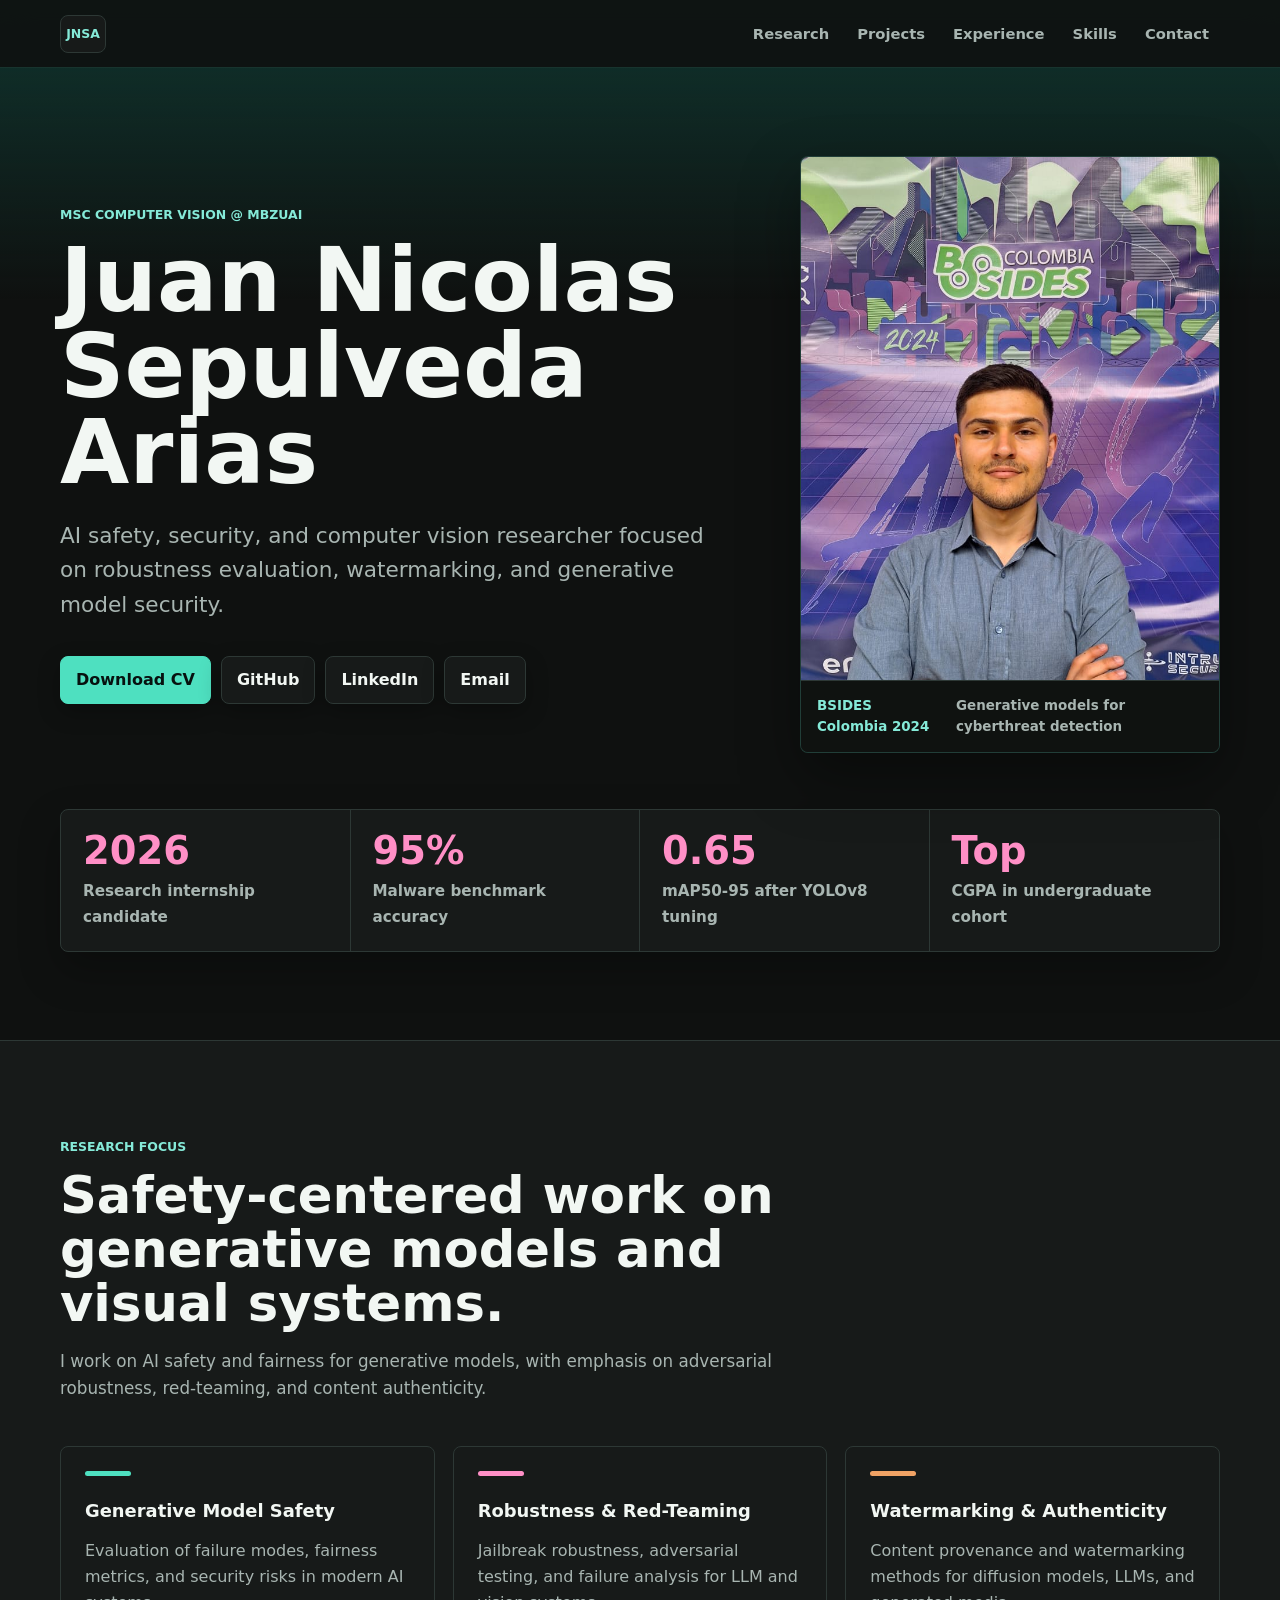
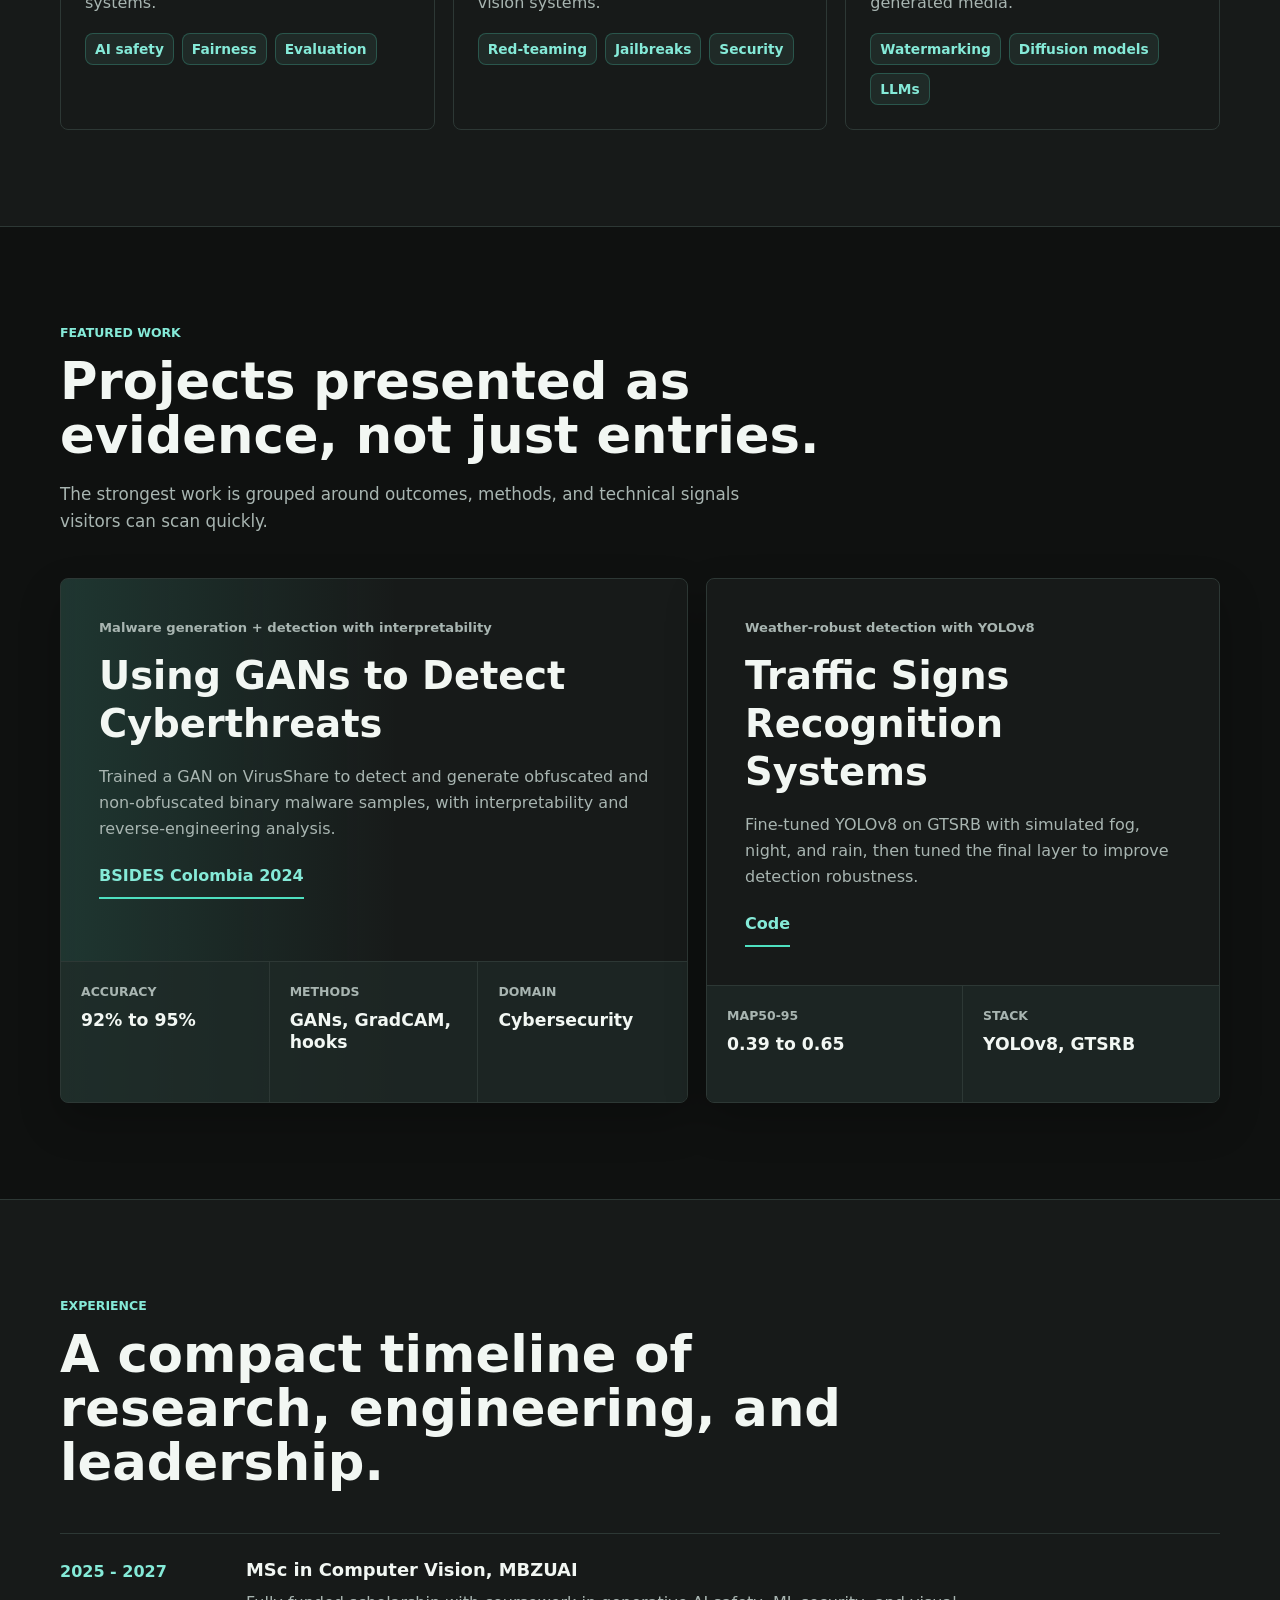
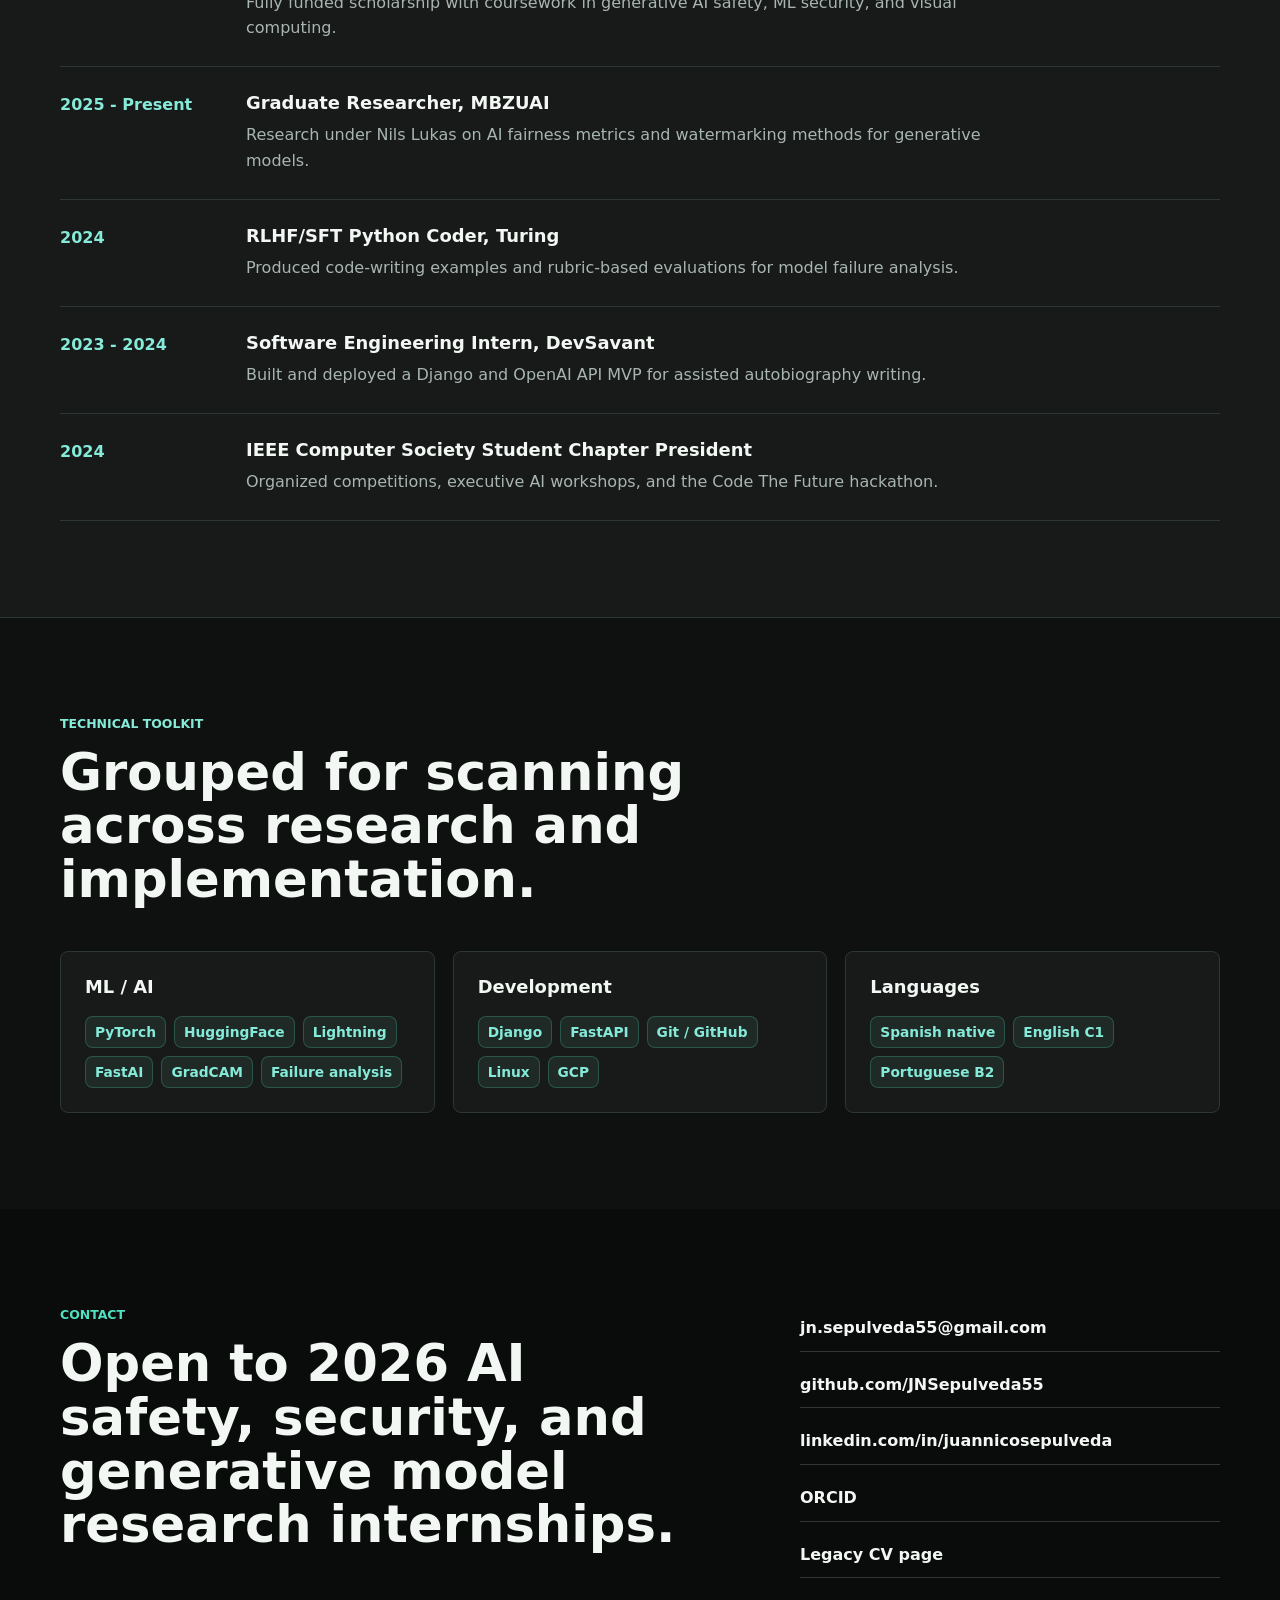
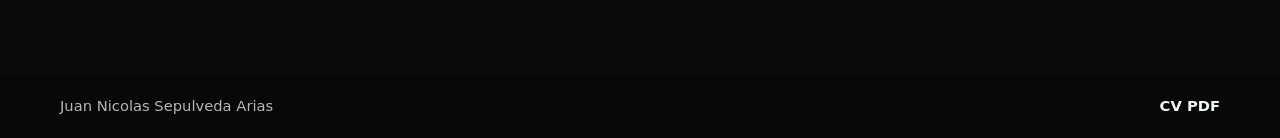
<file: index.html>
<!doctype html>
<html lang="en">
  <head>
    <meta charset="utf-8">
    <meta name="viewport" content="width=device-width, initial-scale=1">
    <title>Juan Nicolas Sepulveda Arias | AI Safety &amp; Computer Vision</title>
    <meta
      name="description"
      content="Portfolio of Juan Nicolas Sepulveda Arias, MSc Computer Vision student at MBZUAI focused on AI safety, security, robustness, watermarking, and computer vision."
    >
    <meta property="og:title" content="Juan Nicolas Sepulveda Arias">
    <meta
      property="og:description"
      content="AI safety, security, and computer vision portfolio with selected projects, research focus, experience, and CV."
    >
    <meta property="og:type" content="website">
    <meta property="og:image" content="assets/img/profile.jpg">
    <link rel="icon" href="assets/favicon.svg" type="image/svg+xml">
    <link rel="preload" as="image" href="assets/img/profile.jpg">
    <link rel="stylesheet" href="assets/css/portfolio.css">
  </head>
  <body>
    <header class="site-header">
      <a class="brand" href="#top" aria-label="Juan Nicolas Sepulveda Arias home">JNSA</a>
      <nav class="site-nav" aria-label="Primary navigation">
        <a href="#research">Research</a>
        <a href="#projects">Projects</a>
        <a href="#experience">Experience</a>
        <a href="#skills">Skills</a>
        <a href="#contact">Contact</a>
      </nav>
    </header>

    <main id="top">
      <section class="hero">
        <div class="hero__content">
          <p class="eyebrow">MSc Computer Vision @ MBZUAI</p>
          <h1>Juan Nicolas Sepulveda Arias</h1>
          <p class="hero__lead">
            AI safety, security, and computer vision researcher focused on robustness evaluation,
            watermarking, and generative model security.
          </p>
          <div class="hero__actions" aria-label="Primary links">
            <a class="button button--primary" href="assets/JuanNicolasSepulveda_CV.pdf">Download CV</a>
            <a class="button" href="https://github.com/JNSepulveda55">GitHub</a>
            <a class="button" href="https://linkedin.com/in/juannicosepulveda">LinkedIn</a>
            <a class="button" href="mailto:jn.sepulveda55@gmail.com">Email</a>
          </div>
        </div>

        <figure class="hero__portrait">
          <img src="assets/img/profile.jpg" alt="Juan Nicolas Sepulveda Arias at BSIDES Colombia 2024">
          <figcaption>
            <span>BSIDES Colombia 2024</span>
            <span>Generative models for cyberthreat detection</span>
          </figcaption>
        </figure>
      </section>

      <section class="snapshot" aria-label="Profile snapshot">
        <article>
          <span class="snapshot__value">2026</span>
          <span class="snapshot__label">Research internship candidate</span>
        </article>
        <article>
          <span class="snapshot__value">95%</span>
          <span class="snapshot__label">Malware benchmark accuracy</span>
        </article>
        <article>
          <span class="snapshot__value">0.65</span>
          <span class="snapshot__label">mAP50-95 after YOLOv8 tuning</span>
        </article>
        <article>
          <span class="snapshot__value">Top</span>
          <span class="snapshot__label">CGPA in undergraduate cohort</span>
        </article>
      </section>

      <section class="section section--focus" id="research">
        <div class="section__intro">
          <p class="eyebrow">Research Focus</p>
          <h2>Safety-centered work on generative models and visual systems.</h2>
          <p>
            I work on AI safety and fairness for generative models, with emphasis on adversarial
            robustness, red-teaming, and content authenticity.
          </p>
        </div>

        <div class="focus-grid">
          <article class="focus-card">
            <h3>Generative Model Safety</h3>
            <p>Evaluation of failure modes, fairness metrics, and security risks in modern AI systems.</p>
            <div class="tag-list" aria-label="Generative model safety keywords">
              <span>AI safety</span>
              <span>Fairness</span>
              <span>Evaluation</span>
            </div>
          </article>
          <article class="focus-card">
            <h3>Robustness &amp; Red-Teaming</h3>
            <p>Jailbreak robustness, adversarial testing, and failure analysis for LLM and vision systems.</p>
            <div class="tag-list" aria-label="Robustness keywords">
              <span>Red-teaming</span>
              <span>Jailbreaks</span>
              <span>Security</span>
            </div>
          </article>
          <article class="focus-card">
            <h3>Watermarking &amp; Authenticity</h3>
            <p>Content provenance and watermarking methods for diffusion models, LLMs, and generated media.</p>
            <div class="tag-list" aria-label="Watermarking keywords">
              <span>Watermarking</span>
              <span>Diffusion models</span>
              <span>LLMs</span>
            </div>
          </article>
        </div>
      </section>

      <section class="section" id="projects">
        <div class="section__intro">
          <p class="eyebrow">Featured Work</p>
          <h2>Projects presented as evidence, not just entries.</h2>
          <p>
            The strongest work is grouped around outcomes, methods, and technical signals visitors can scan quickly.
          </p>
        </div>

        <div class="project-grid">
          <article class="project-card project-card--wide">
            <div class="project-card__body">
              <p class="project-card__kicker">Malware generation + detection with interpretability</p>
              <h3>Using GANs to Detect Cyberthreats</h3>
              <p>
                Trained a GAN on VirusShare to detect and generate obfuscated and non-obfuscated
                binary malware samples, with interpretability and reverse-engineering analysis.
              </p>
              <div class="project-card__links">
                <a href="#experience">BSIDES Colombia 2024</a>
              </div>
            </div>
            <dl class="metric-list">
              <div>
                <dt>Accuracy</dt>
                <dd>92% to 95%</dd>
              </div>
              <div>
                <dt>Methods</dt>
                <dd>GANs, GradCAM, hooks</dd>
              </div>
              <div>
                <dt>Domain</dt>
                <dd>Cybersecurity</dd>
              </div>
            </dl>
          </article>

          <article class="project-card">
            <div class="project-card__body">
              <p class="project-card__kicker">Weather-robust detection with YOLOv8</p>
              <h3>Traffic Signs Recognition Systems</h3>
              <p>
                Fine-tuned YOLOv8 on GTSRB with simulated fog, night, and rain, then tuned the final layer
                to improve detection robustness.
              </p>
              <div class="project-card__links">
                <a href="https://github.com/cpmarco/traffic-sign-detection-yolov8">Code</a>
              </div>
            </div>
            <dl class="metric-list">
              <div>
                <dt>mAP50-95</dt>
                <dd>0.39 to 0.65</dd>
              </div>
              <div>
                <dt>Stack</dt>
                <dd>YOLOv8, GTSRB</dd>
              </div>
            </dl>
          </article>
        </div>
      </section>

      <section class="section section--timeline" id="experience">
        <div class="section__intro">
          <p class="eyebrow">Experience</p>
          <h2>A compact timeline of research, engineering, and leadership.</h2>
        </div>

        <div class="timeline">
          <article class="timeline__item">
            <time>2025 - 2027</time>
            <div>
              <h3>MSc in Computer Vision, MBZUAI</h3>
              <p>Fully funded scholarship with coursework in generative AI safety, ML security, and visual computing.</p>
            </div>
          </article>
          <article class="timeline__item">
            <time>2025 - Present</time>
            <div>
              <h3>Graduate Researcher, MBZUAI</h3>
              <p>Research under Nils Lukas on AI fairness metrics and watermarking methods for generative models.</p>
            </div>
          </article>
          <article class="timeline__item">
            <time>2024</time>
            <div>
              <h3>RLHF/SFT Python Coder, Turing</h3>
              <p>Produced code-writing examples and rubric-based evaluations for model failure analysis.</p>
            </div>
          </article>
          <article class="timeline__item">
            <time>2023 - 2024</time>
            <div>
              <h3>Software Engineering Intern, DevSavant</h3>
              <p>Built and deployed a Django and OpenAI API MVP for assisted autobiography writing.</p>
            </div>
          </article>
          <article class="timeline__item">
            <time>2024</time>
            <div>
              <h3>IEEE Computer Society Student Chapter President</h3>
              <p>Organized competitions, executive AI workshops, and the Code The Future hackathon.</p>
            </div>
          </article>
        </div>
      </section>

      <section class="section" id="skills">
        <div class="section__intro">
          <p class="eyebrow">Technical Toolkit</p>
          <h2>Grouped for scanning across research and implementation.</h2>
        </div>

        <div class="skill-groups">
          <section class="skill-group" aria-labelledby="skills-ai">
            <h3 id="skills-ai">ML / AI</h3>
            <div class="tag-list">
              <span>PyTorch</span>
              <span>HuggingFace</span>
              <span>Lightning</span>
              <span>FastAI</span>
              <span>GradCAM</span>
              <span>Failure analysis</span>
            </div>
          </section>
          <section class="skill-group" aria-labelledby="skills-dev">
            <h3 id="skills-dev">Development</h3>
            <div class="tag-list">
              <span>Django</span>
              <span>FastAPI</span>
              <span>Git / GitHub</span>
              <span>Linux</span>
              <span>GCP</span>
            </div>
          </section>
          <section class="skill-group" aria-labelledby="skills-language">
            <h3 id="skills-language">Languages</h3>
            <div class="tag-list">
              <span>Spanish native</span>
              <span>English C1</span>
              <span>Portuguese B2</span>
            </div>
          </section>
        </div>
      </section>

      <section class="contact" id="contact">
        <div>
          <p class="eyebrow">Contact</p>
          <h2>Open to 2026 AI safety, security, and generative model research internships.</h2>
        </div>
        <div class="contact__links">
          <a href="mailto:jn.sepulveda55@gmail.com">jn.sepulveda55@gmail.com</a>
          <a href="https://github.com/JNSepulveda55">github.com/JNSepulveda55</a>
          <a href="https://linkedin.com/in/juannicosepulveda">linkedin.com/in/juannicosepulveda</a>
          <a href="https://orcid.org/0009-0000-0619-0704">ORCID</a>
          <a href="old/">Legacy CV page</a>
        </div>
      </section>
    </main>

    <footer class="site-footer">
      <span>Juan Nicolas Sepulveda Arias</span>
      <a href="assets/JuanNicolasSepulveda_CV.pdf">CV PDF</a>
    </footer>
  </body>
</html>
</file>
<file: assets/css/portfolio.css>
:root {
  --ink: #f2f7f3;
  --muted: #a8b5b1;
  --soft: #0f1110;
  --surface: #171a19;
  --surface-strong: #1f2a27;
  --line: #2d3835;
  --accent: #4ee0c0;
  --accent-dark: #85ead8;
  --accent-alt: #ff8fc6;
  --warm: #f0a264;
  --shadow: 0 24px 60px rgba(0, 0, 0, 0.38);
  --max-width: 1160px;
}

* {
  box-sizing: border-box;
}

html {
  scroll-behavior: smooth;
}

body {
  margin: 0;
  background: var(--soft);
  color: var(--ink);
  font-family: Inter, ui-sans-serif, system-ui, -apple-system, BlinkMacSystemFont, "Segoe UI", sans-serif;
  font-size: 16px;
  line-height: 1.6;
  letter-spacing: 0;
}

body::before {
  position: fixed;
  inset: 0 0 auto;
  z-index: -1;
  height: 300px;
  background: linear-gradient(180deg, rgba(16, 58, 51, 0.88) 0%, rgba(15, 17, 16, 0) 100%);
  content: "";
}

a {
  color: inherit;
  text-decoration: none;
}

a:hover {
  color: var(--accent-dark);
}

img {
  display: block;
  max-width: 100%;
}

.site-header {
  position: sticky;
  top: 0;
  z-index: 10;
  display: flex;
  align-items: center;
  justify-content: space-between;
  gap: 24px;
  min-height: 68px;
  padding: 14px max(24px, calc((100vw - var(--max-width)) / 2));
  border-bottom: 1px solid rgba(78, 224, 192, 0.16);
  background: rgba(15, 17, 16, 0.9);
  backdrop-filter: blur(16px);
}

.brand {
  display: inline-grid;
  width: 46px;
  height: 38px;
  place-items: center;
  border: 1px solid var(--line);
  border-radius: 8px;
  background: var(--surface);
  color: var(--accent-dark);
  font-size: 0.78rem;
  font-weight: 800;
}

.site-nav {
  display: flex;
  align-items: center;
  gap: 6px;
  overflow-x: auto;
  white-space: nowrap;
}

.site-nav a {
  min-height: 36px;
  padding: 7px 11px;
  border-radius: 8px;
  color: var(--muted);
  font-size: 0.92rem;
  font-weight: 650;
}

.site-nav a:hover {
  background: var(--surface-strong);
  color: var(--accent-dark);
}

.hero {
  display: grid;
  grid-template-columns: minmax(0, 1fr) minmax(280px, 420px);
  gap: clamp(28px, 5vw, 72px);
  align-items: center;
  width: min(var(--max-width), calc(100% - 40px));
  min-height: 76svh;
  margin: 0 auto;
  padding: clamp(48px, 8vw, 88px) 0 clamp(28px, 5vw, 56px);
}

.hero__content {
  max-width: 720px;
}

.eyebrow {
  margin: 0 0 12px;
  color: var(--accent-dark);
  font-size: 0.78rem;
  font-weight: 800;
  letter-spacing: 0;
  text-transform: uppercase;
}

h1,
h2,
h3,
p {
  overflow-wrap: anywhere;
}

h1 {
  max-width: 820px;
  margin: 0;
  font-size: clamp(3rem, 7vw, 5.9rem);
  line-height: 0.96;
  letter-spacing: 0;
}

h2 {
  max-width: 820px;
  margin: 0;
  font-size: clamp(2rem, 4vw, 3.4rem);
  line-height: 1.05;
  letter-spacing: 0;
}

h3 {
  margin: 0;
  font-size: 1.12rem;
  line-height: 1.25;
  letter-spacing: 0;
}

.hero__lead {
  max-width: 690px;
  margin: 24px 0 0;
  color: var(--muted);
  font-size: clamp(1.08rem, 2vw, 1.35rem);
}

.hero__actions {
  display: flex;
  flex-wrap: wrap;
  gap: 10px;
  margin-top: 34px;
}

.button {
  display: inline-flex;
  align-items: center;
  justify-content: center;
  min-height: 44px;
  padding: 10px 15px;
  border: 1px solid var(--line);
  border-radius: 8px;
  background: var(--surface);
  color: var(--ink);
  font-weight: 750;
  box-shadow: 0 8px 22px rgba(0, 0, 0, 0.28);
}

.button:hover {
  border-color: rgba(78, 224, 192, 0.42);
  color: var(--accent-dark);
}

.button--primary {
  border-color: var(--accent);
  background: var(--accent);
  color: #07110f;
}

.button--primary:hover {
  background: var(--accent-dark);
  color: #07110f;
}

.hero__portrait {
  position: relative;
  margin: 0;
  overflow: hidden;
  border: 1px solid rgba(78, 224, 192, 0.18);
  border-radius: 8px;
  background: var(--surface);
  box-shadow: var(--shadow);
}

.hero__portrait img {
  width: 100%;
  aspect-ratio: 4 / 5;
  object-fit: cover;
  object-position: 50% 25%;
}

.hero__portrait figcaption {
  display: flex;
  justify-content: space-between;
  gap: 14px;
  padding: 14px 16px;
  border-top: 1px solid var(--line);
  background: rgba(15, 17, 16, 0.94);
  color: var(--muted);
  font-size: 0.84rem;
  font-weight: 700;
}

.hero__portrait figcaption span:first-child {
  color: var(--accent-dark);
}

.snapshot {
  display: grid;
  grid-template-columns: repeat(4, minmax(0, 1fr));
  width: min(var(--max-width), calc(100% - 40px));
  margin: 0 auto clamp(54px, 7vw, 88px);
  overflow: hidden;
  border: 1px solid var(--line);
  border-radius: 8px;
  background: var(--surface);
  box-shadow: 0 18px 42px rgba(0, 0, 0, 0.28);
}

.snapshot article {
  min-height: 126px;
  padding: 22px;
  border-right: 1px solid var(--line);
}

.snapshot article:last-child {
  border-right: 0;
}

.snapshot__value {
  display: block;
  margin-bottom: 8px;
  color: var(--accent-alt);
  font-size: clamp(1.8rem, 3vw, 2.55rem);
  font-weight: 850;
  line-height: 1;
}

.snapshot__label {
  color: var(--muted);
  font-size: 0.95rem;
  font-weight: 650;
}

.section {
  padding: clamp(58px, 8vw, 96px) max(20px, calc((100vw - var(--max-width)) / 2));
}

.section--focus,
.section--timeline {
  background: var(--surface);
  border-block: 1px solid var(--line);
}

.section__intro {
  max-width: 820px;
  margin-bottom: clamp(26px, 5vw, 44px);
}

.section__intro p:not(.eyebrow) {
  max-width: 720px;
  margin: 18px 0 0;
  color: var(--muted);
  font-size: 1.05rem;
}

.focus-grid,
.project-grid,
.skill-groups {
  display: grid;
  gap: 18px;
}

.focus-grid {
  grid-template-columns: repeat(3, minmax(0, 1fr));
}

.focus-card,
.project-card,
.skill-group {
  border: 1px solid var(--line);
  border-radius: 8px;
  background: var(--surface);
}

.focus-card {
  min-height: 238px;
  padding: 24px;
}

.focus-card::before {
  display: block;
  width: 46px;
  height: 5px;
  margin-bottom: 24px;
  border-radius: 999px;
  background: var(--accent);
  content: "";
}

.focus-card:nth-child(2)::before {
  background: var(--accent-alt);
}

.focus-card:nth-child(3)::before {
  background: var(--warm);
}

.focus-card p,
.project-card p,
.timeline__item p {
  color: var(--muted);
}

.tag-list {
  display: flex;
  flex-wrap: wrap;
  gap: 8px;
  margin-top: 18px;
}

.tag-list span {
  display: inline-flex;
  min-height: 30px;
  align-items: center;
  border: 1px solid rgba(78, 224, 192, 0.24);
  border-radius: 8px;
  padding: 4px 9px;
  background: var(--surface-strong);
  color: var(--accent-dark);
  font-size: 0.86rem;
  font-weight: 700;
}

.project-grid {
  grid-template-columns: minmax(0, 1.1fr) minmax(300px, 0.9fr);
  align-items: stretch;
}

.project-card {
  display: grid;
  min-height: 440px;
  overflow: hidden;
  box-shadow: 0 18px 42px rgba(0, 0, 0, 0.24);
}

.project-card--wide {
  background:
    linear-gradient(90deg, rgba(78, 224, 192, 0.14), rgba(23, 26, 25, 0) 54%),
    var(--surface);
}

.project-card__body {
  padding: clamp(24px, 4vw, 38px);
}

.project-card__kicker {
  margin: 0 0 14px;
  color: var(--accent-dark);
  font-size: 0.82rem;
  font-weight: 800;
}

.project-card h3 {
  max-width: 520px;
  font-size: clamp(1.6rem, 3vw, 2.5rem);
}

.project-card p {
  max-width: 620px;
}

.project-card__links {
  display: flex;
  flex-wrap: wrap;
  gap: 10px;
  margin-top: 22px;
}

.project-card__links a {
  min-height: 36px;
  border-bottom: 2px solid var(--accent);
  color: var(--accent-dark);
  font-weight: 800;
}

.metric-list {
  display: grid;
  grid-template-columns: repeat(3, minmax(0, 1fr));
  align-items: stretch;
  margin: 0;
  border-top: 1px solid var(--line);
}

.project-card:not(.project-card--wide) .metric-list {
  grid-template-columns: repeat(2, minmax(0, 1fr));
}

.metric-list div {
  min-height: 116px;
  padding: 20px;
  border-right: 1px solid var(--line);
  background: rgba(31, 42, 39, 0.72);
}

.metric-list div:last-child {
  border-right: 0;
}

.metric-list dt {
  margin: 0 0 8px;
  color: var(--muted);
  font-size: 0.78rem;
  font-weight: 800;
  text-transform: uppercase;
}

.metric-list dd {
  margin: 0;
  color: var(--ink);
  font-size: 1.08rem;
  font-weight: 850;
  line-height: 1.25;
}

.timeline {
  display: grid;
  gap: 0;
  border-top: 1px solid var(--line);
}

.timeline__item {
  display: grid;
  grid-template-columns: 160px minmax(0, 1fr);
  gap: 26px;
  padding: 25px 0;
  border-bottom: 1px solid var(--line);
}

.timeline__item time {
  color: var(--accent-dark);
  font-weight: 850;
}

.timeline__item p {
  max-width: 740px;
  margin: 8px 0 0;
}

.skill-groups {
  grid-template-columns: repeat(3, minmax(0, 1fr));
}

.skill-group {
  padding: 24px;
}

.contact {
  display: grid;
  grid-template-columns: minmax(0, 1fr) minmax(300px, 420px);
  gap: clamp(24px, 5vw, 70px);
  align-items: start;
  padding: clamp(58px, 8vw, 96px) max(20px, calc((100vw - var(--max-width)) / 2));
  background: #0a0c0b;
  color: var(--ink);
}

.contact .eyebrow {
  color: var(--accent);
}

.contact h2 {
  max-width: 760px;
}

.contact__links {
  display: grid;
  gap: 10px;
}

.contact__links a {
  min-height: 44px;
  padding: 10px 0;
  border-bottom: 1px solid rgba(242, 247, 243, 0.18);
  color: var(--ink);
  font-weight: 700;
}

.contact__links a:hover {
  color: var(--accent);
}

.site-footer {
  display: flex;
  justify-content: space-between;
  gap: 20px;
  padding: 20px max(20px, calc((100vw - var(--max-width)) / 2));
  background: #070807;
  color: rgba(242, 247, 243, 0.74);
  font-size: 0.92rem;
}

.site-footer a {
  color: var(--ink);
  font-weight: 700;
}

@media (max-width: 900px) {
  .site-header {
    align-items: flex-start;
    flex-direction: column;
    gap: 10px;
    padding-inline: 20px;
  }

  .site-nav {
    width: 100%;
    padding-bottom: 2px;
  }

  .hero {
    grid-template-columns: 1fr;
    min-height: auto;
    padding-top: 46px;
  }

  .hero__portrait {
    max-width: 520px;
  }

  .snapshot,
  .focus-grid,
  .project-grid,
  .skill-groups,
  .contact {
    grid-template-columns: 1fr;
  }

  .snapshot article {
    border-right: 0;
    border-bottom: 1px solid var(--line);
  }

  .snapshot article:last-child {
    border-bottom: 0;
  }

  .project-card {
    min-height: auto;
  }
}

@media (max-width: 620px) {
  .site-nav {
    flex-wrap: wrap;
    overflow-x: visible;
    white-space: normal;
  }

  .site-nav a {
    padding: 6px 9px;
    font-size: 0.88rem;
  }

  .hero,
  .snapshot {
    width: min(100% - 28px, var(--max-width));
  }

  h1 {
    font-size: clamp(2.45rem, 14vw, 4rem);
  }

  .hero__actions {
    display: grid;
  }

  .button {
    width: 100%;
  }

  .hero__portrait figcaption {
    display: grid;
  }

  .metric-list,
  .project-card:not(.project-card--wide) .metric-list {
    grid-template-columns: 1fr;
  }

  .metric-list div {
    border-right: 0;
    border-bottom: 1px solid var(--line);
  }

  .metric-list div:last-child {
    border-bottom: 0;
  }

  .timeline__item {
    grid-template-columns: 1fr;
    gap: 8px;
  }

  .site-footer {
    flex-direction: column;
  }
}
</file>
